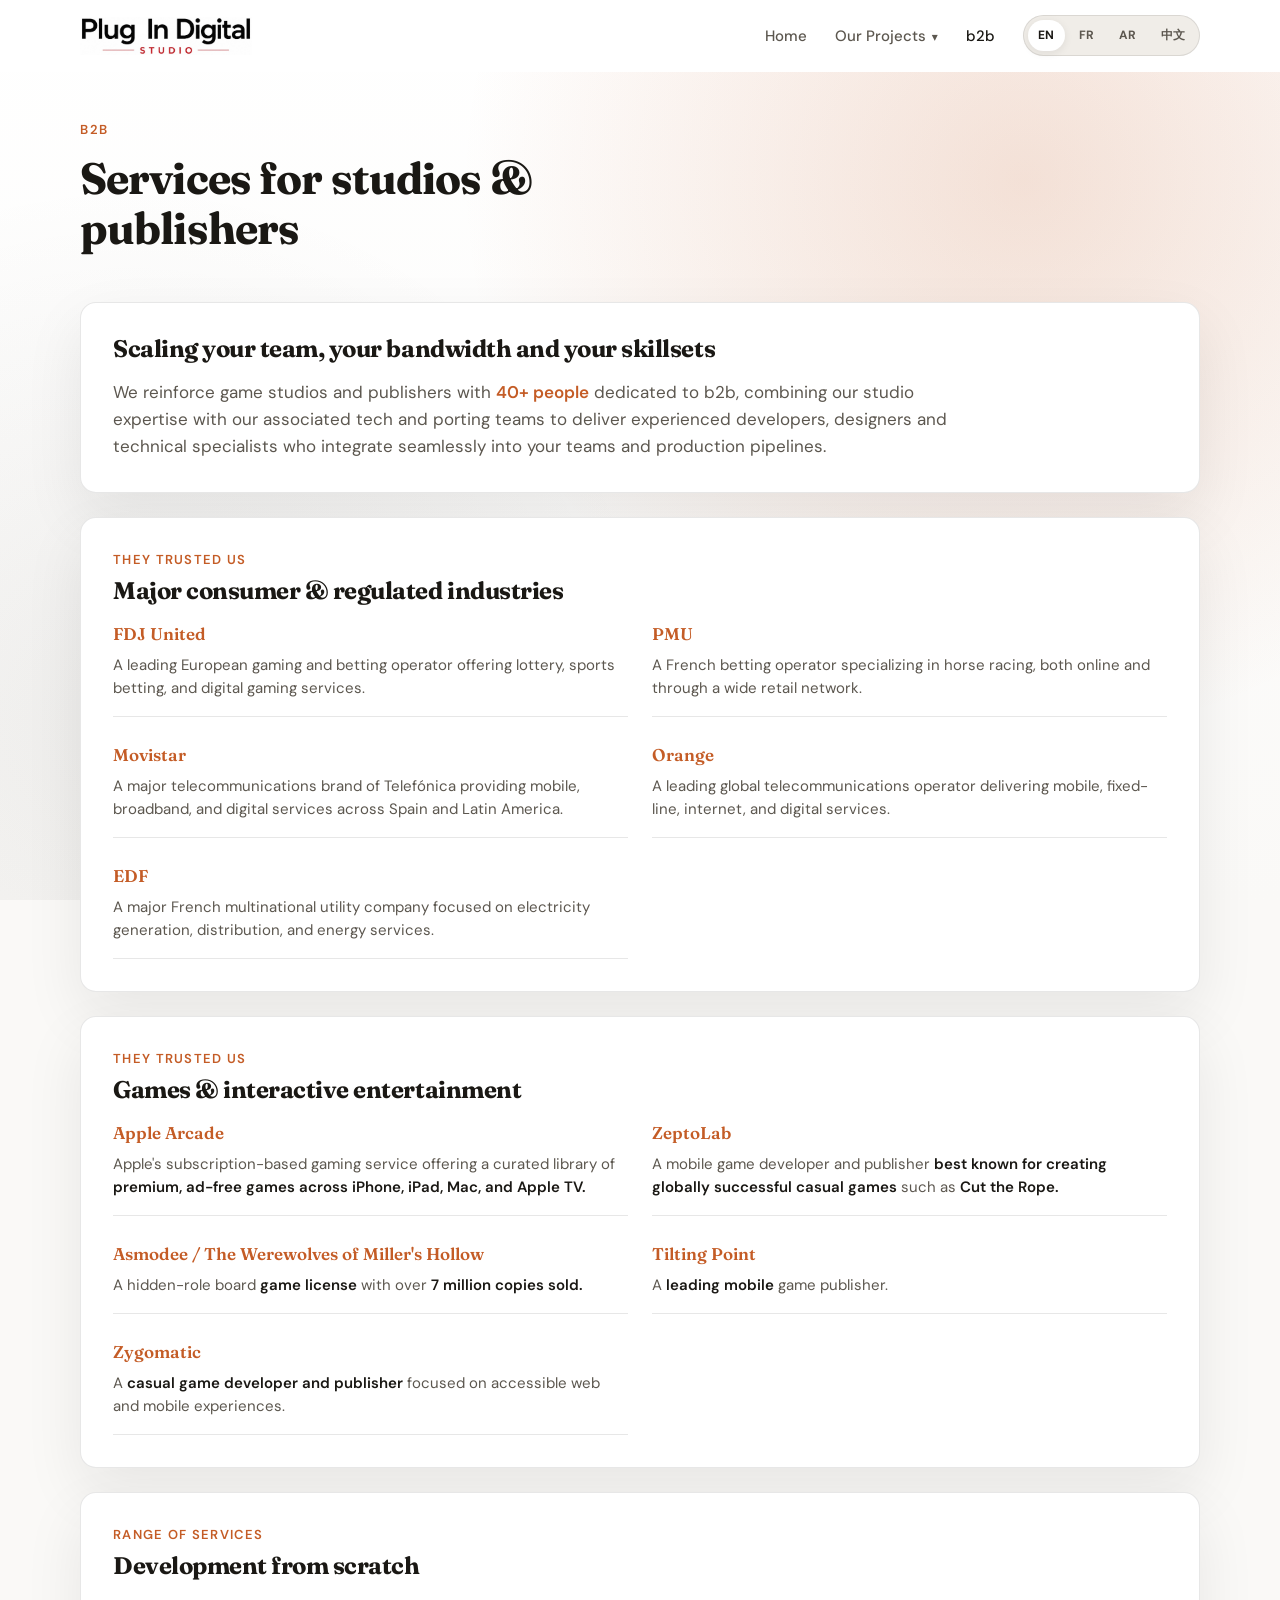
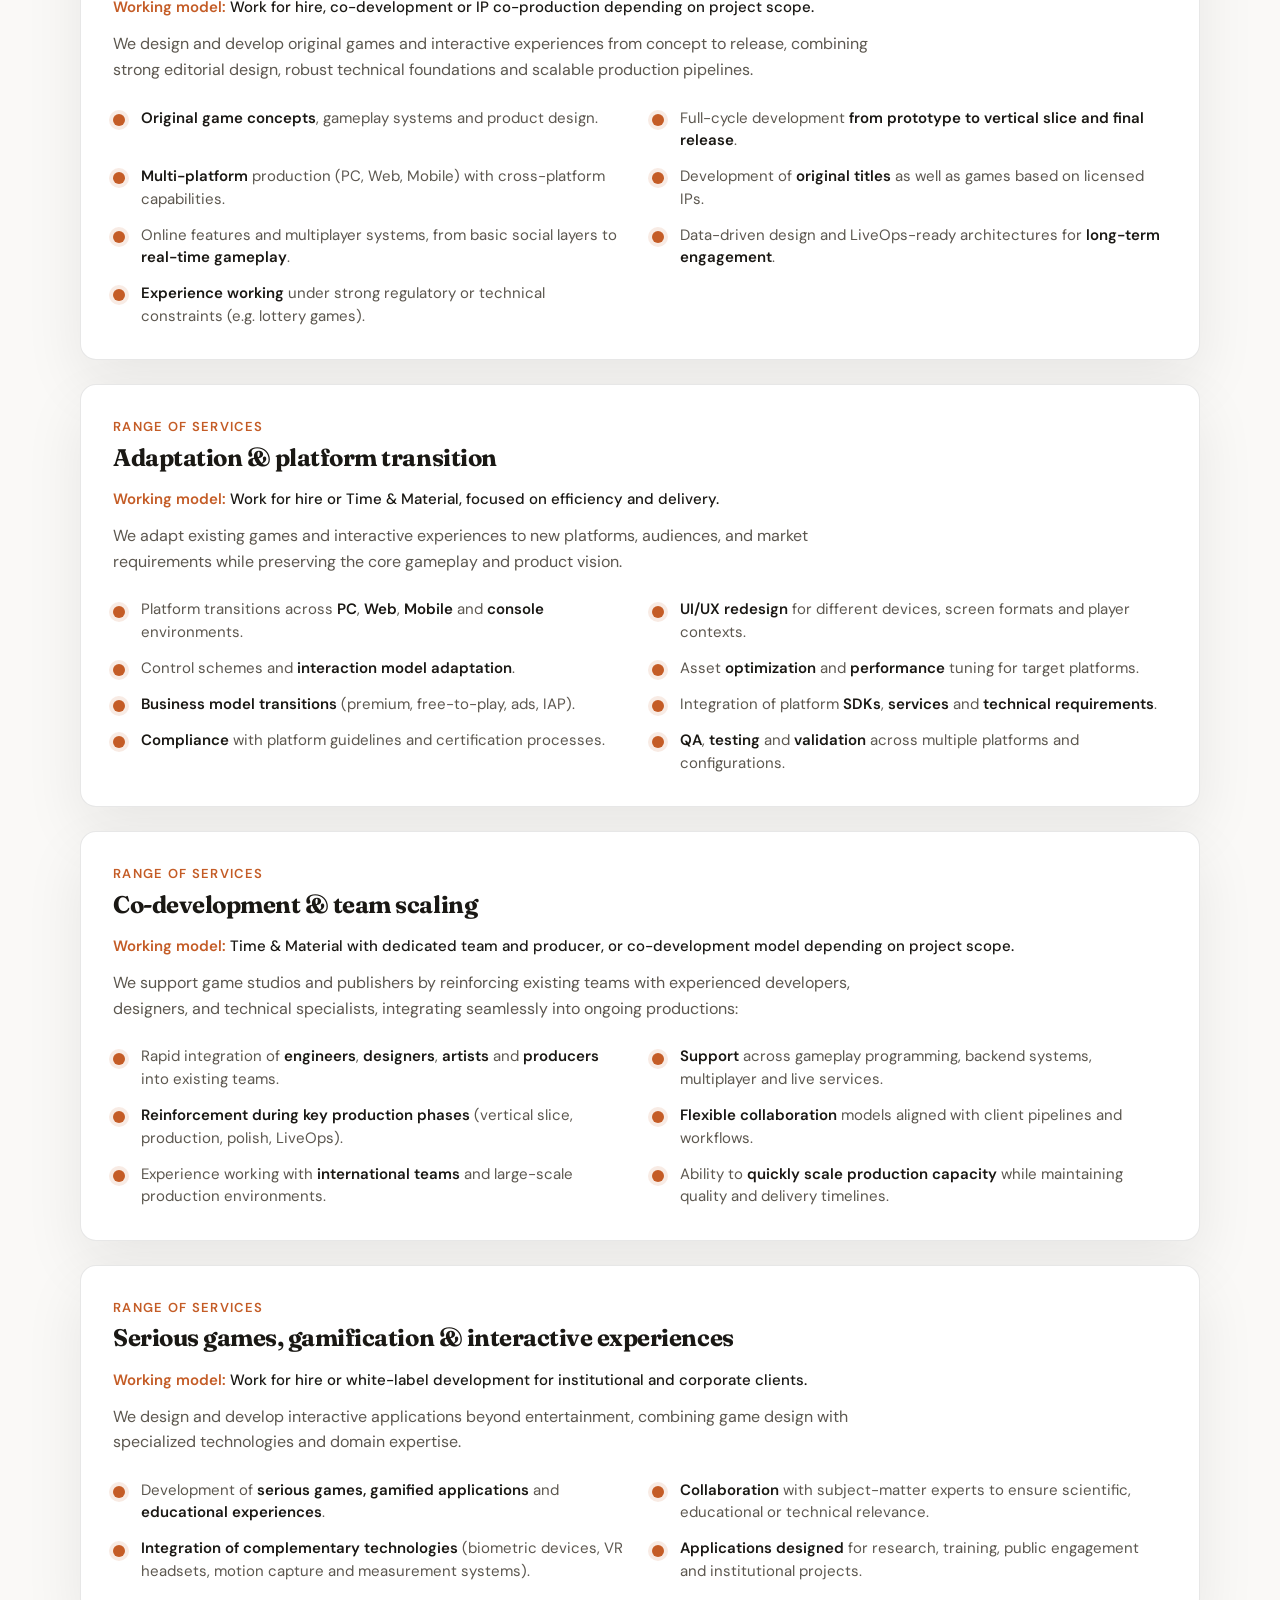
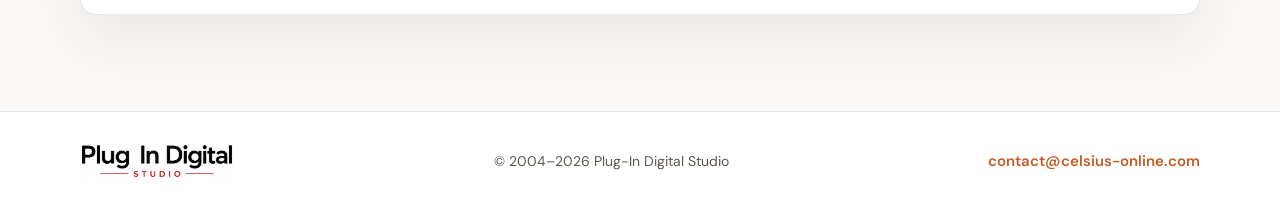
<file: b2b.html>
<!DOCTYPE html>
<html lang="en">
<head>
  <meta charset="UTF-8">
  <meta name="viewport" content="width=device-width, initial-scale=1.0">
  <meta name="description" content="Plug-In Digital Studio b2b — Services for studios and publishers.">
  <title>b2b — Plug-In Digital Studio</title>
  <link rel="preconnect" href="https://fonts.googleapis.com">
  <link rel="preconnect" href="https://fonts.gstatic.com" crossorigin>
  <link href="https://fonts.googleapis.com/css2?family=DM+Sans:ital,opsz,wght@0,9..40,400;0,9..40,500;0,9..40,600;0,9..40,700;1,9..40,400&family=Fraunces:opsz,wght@9..144,600;9..144,700&family=Noto+Sans+Arabic:wght@400;500;600;700&family=Noto+Sans+SC:wght@400;500;600;700&display=swap" rel="stylesheet">
  <link rel="stylesheet" href="styles.css">
</head>
<body class="page-b2b">
  <header class="header">
    <nav class="nav container">
      <a class="logo logo-img logo-img-b2b" href="index.html" aria-label="Plug-In Digital Studio">
        <img src="img/plug-in-digital-studio-logo.png" alt="Plug-In Digital Studio" />
      </a>
      <button class="nav-toggle" aria-label="Menu" aria-expanded="false">
        <span></span>
        <span></span>
        <span></span>
      </button>
      <ul class="nav-links">
        <li><a href="index.html" data-i18n="nav.home">Home</a></li>
        <li class="nav-dropdown">
          <button class="nav-dropdown-toggle" type="button" aria-expanded="false" data-i18n="nav.projects">
            Our Projects
          </button>
          <ul class="nav-dropdown-menu">
            <li><a href="index.html#project-rk" data-i18n="projects.rk.title">Renaissance Kingdoms</a></li>
            <li><a href="index.html#project-mutants" data-i18n="projects.mutants.title">Mutants: Genetic Gladiators</a></li>
            <li><a href="index.html#project-werewolves" data-i18n="projects.werewolves.title">The Werewolves of Millers Hollow Online</a></li>
            <li><a href="index.html#project-masterchef" data-i18n="projects.masterchef.title">MasterChef: Let's Cook!</a></li>
            <li><a href="index.html#project-coming-soon" data-i18n="projects.coming.nav">Coming soon</a></li>
          </ul>
        </li>
        <li><a href="b2b.html" class="nav-current" aria-current="page">b2b</a></li>
        <li class="lang-switch" aria-label="Language">
          <button type="button" class="lang-btn" data-lang="en" aria-pressed="true">EN</button>
          <button type="button" class="lang-btn" data-lang="fr" aria-pressed="false">FR</button>
          <button type="button" class="lang-btn" data-lang="ar" aria-pressed="false">AR</button>
          <button type="button" class="lang-btn" data-lang="zh" aria-pressed="false">中文</button>
        </li>
      </ul>
    </nav>
  </header>

  <main>
    <section class="section page-b2b-main" id="b2b">
      <div class="container">
        <div class="section-header">
          <p class="eyebrow">b2b</p>
          <h2 data-i18n="b2b.heading">Services for studios &amp; publishers</h2>
        </div>

        <div class="b2b-list">
          <article class="b2b-card b2b-card-lead reveal">
            <h3 data-i18n="b2b.lead.title">Scaling your team, your bandwidth and your skillsets</h3>
            <p class="b2b-intro" data-i18n-html="b2b.lead.text">
              We reinforce game studios and publishers with <span class="text-accent">40+ people</span> dedicated to b2b,
              combining our studio expertise with our associated tech and porting teams to deliver experienced developers,
              designers and technical specialists who integrate seamlessly into your teams and production pipelines.
            </p>
          </article>

          <article class="b2b-card reveal">
            <p class="b2b-ref-label" data-i18n="b2b.refs.label">They trusted us</p>
            <h3 data-i18n="b2b.refs.industry.title">Major consumer &amp; regulated industries</h3>
            <ul class="b2b-refs">
              <li>
                <span class="b2b-ref-name">FDJ United</span>
                <p data-i18n="b2b.refs.industry.fdj">A leading European gaming and betting operator offering lottery, sports betting, and digital gaming services.</p>
              </li>
              <li>
                <span class="b2b-ref-name">PMU</span>
                <p data-i18n="b2b.refs.industry.pmu">A French betting operator specializing in horse racing, both online and through a wide retail network.</p>
              </li>
              <li>
                <span class="b2b-ref-name">Movistar</span>
                <p data-i18n="b2b.refs.industry.movistar">A major telecommunications brand of Telefónica providing mobile, broadband, and digital services across Spain and Latin America.</p>
              </li>
              <li>
                <span class="b2b-ref-name">Orange</span>
                <p data-i18n="b2b.refs.industry.orange">A leading global telecommunications operator delivering mobile, fixed-line, internet, and digital services.</p>
              </li>
              <li>
                <span class="b2b-ref-name">EDF</span>
                <p data-i18n="b2b.refs.industry.edf">A major French multinational utility company focused on electricity generation, distribution, and energy services.</p>
              </li>
            </ul>
          </article>

          <article class="b2b-card reveal">
            <p class="b2b-ref-label" data-i18n="b2b.refs.label">They trusted us</p>
            <h3 data-i18n="b2b.refs.games.title">Games &amp; interactive entertainment</h3>
            <ul class="b2b-refs">
              <li>
                <span class="b2b-ref-name">Apple Arcade</span>
                <p data-i18n-html="b2b.refs.games.arcade"></p>
              </li>
              <li>
                <span class="b2b-ref-name">ZeptoLab</span>
                <p data-i18n-html="b2b.refs.games.zeptolab"></p>
              </li>
              <li>
                <span class="b2b-ref-name">Asmodee / The Werewolves of Miller's Hollow</span>
                <p data-i18n-html="b2b.refs.games.asmodee"></p>
              </li>
              <li>
                <span class="b2b-ref-name">Tilting Point</span>
                <p data-i18n-html="b2b.refs.games.tilting"></p>
              </li>
              <li>
                <span class="b2b-ref-name">Zygomatic</span>
                <p data-i18n-html="b2b.refs.games.zygomatic"></p>
              </li>
            </ul>
          </article>

          <article class="b2b-card reveal">
            <p class="b2b-ref-label" data-i18n="b2b.services.label">Range of services</p>
            <h3 data-i18n="b2b.block1.title">Development from scratch</h3>
            <p class="b2b-model" data-i18n-html="b2b.block1.model"></p>
            <p class="b2b-intro" data-i18n="b2b.block1.intro"></p>
            <ul class="b2b-points">
              <li data-i18n-html="b2b.block1.p1"></li>
              <li data-i18n-html="b2b.block1.p2"></li>
              <li data-i18n-html="b2b.block1.p3"></li>
              <li data-i18n-html="b2b.block1.p4"></li>
              <li data-i18n-html="b2b.block1.p5"></li>
              <li data-i18n-html="b2b.block1.p6"></li>
              <li data-i18n-html="b2b.block1.p7"></li>
            </ul>
          </article>

          <article class="b2b-card reveal">
            <p class="b2b-ref-label" data-i18n="b2b.services.label">Range of services</p>
            <h3 data-i18n="b2b.block2.title">Adaptation &amp; platform transition</h3>
            <p class="b2b-model" data-i18n-html="b2b.block2.model"></p>
            <p class="b2b-intro" data-i18n="b2b.block2.intro"></p>
            <ul class="b2b-points">
              <li data-i18n-html="b2b.block2.p1"></li>
              <li data-i18n-html="b2b.block2.p2"></li>
              <li data-i18n-html="b2b.block2.p3"></li>
              <li data-i18n-html="b2b.block2.p4"></li>
              <li data-i18n-html="b2b.block2.p5"></li>
              <li data-i18n-html="b2b.block2.p6"></li>
              <li data-i18n-html="b2b.block2.p7"></li>
              <li data-i18n-html="b2b.block2.p8"></li>
            </ul>
          </article>

          <article class="b2b-card reveal">
            <p class="b2b-ref-label" data-i18n="b2b.services.label">Range of services</p>
            <h3 data-i18n="b2b.block3.title">Co-development &amp; team scaling</h3>
            <p class="b2b-model" data-i18n-html="b2b.block3.model"></p>
            <p class="b2b-intro" data-i18n="b2b.block3.intro"></p>
            <ul class="b2b-points">
              <li data-i18n-html="b2b.block3.p1"></li>
              <li data-i18n-html="b2b.block3.p2"></li>
              <li data-i18n-html="b2b.block3.p3"></li>
              <li data-i18n-html="b2b.block3.p4"></li>
              <li data-i18n-html="b2b.block3.p5"></li>
              <li data-i18n-html="b2b.block3.p6"></li>
            </ul>
          </article>

          <article class="b2b-card reveal">
            <p class="b2b-ref-label" data-i18n="b2b.services.label">Range of services</p>
            <h3 data-i18n="b2b.block4.title">Serious games, gamification &amp; interactive experiences</h3>
            <p class="b2b-model" data-i18n-html="b2b.block4.model"></p>
            <p class="b2b-intro" data-i18n="b2b.block4.intro"></p>
            <ul class="b2b-points">
              <li data-i18n-html="b2b.block4.p1"></li>
              <li data-i18n-html="b2b.block4.p2"></li>
              <li data-i18n-html="b2b.block4.p3"></li>
              <li data-i18n-html="b2b.block4.p4"></li>
            </ul>
          </article>
        </div>
      </div>
    </section>
  </main>

  <footer class="footer">
    <div class="container footer-inner">
      <a class="logo logo-img logo-img-b2b logo-img-footer" href="index.html" aria-label="Plug-In Digital Studio">
        <img src="img/plug-in-digital-studio-logo.png" alt="Plug-In Digital Studio" />
      </a>
      <p class="footer-copy">&copy; 2004–2026 Plug-In Digital Studio</p>
      <a class="footer-email" href="mailto:contact@celsius-online.com">contact@celsius-online.com</a>
    </div>
  </footer>

  <script src="locales-ar-zh.js"></script>
  <script src="script.js"></script>
</body>
</html>
</file>
<file: styles.css>
:root {
  --bg: #faf9f7;
  --bg-alt: #f0ede8;
  --surface: #ffffff;
  --text: #1a1814;
  --text-muted: #5c574f;
  --accent: #4a7c59;
  --accent-dark: #355a40;
  --accent-soft: rgba(74, 124, 89, 0.12);
  --border: rgba(26, 24, 20, 0.1);
  --shadow: 0 24px 60px rgba(26, 24, 20, 0.08);
  --radius: 16px;
  --font-sans: "DM Sans", system-ui, sans-serif;
  --font-display: "Fraunces", Georgia, serif;
  --container: min(1120px, calc(100% - 2.5rem));
  --header-h: 72px;
}

*,
*::before,
*::after {
  box-sizing: border-box;
}

html {
  scroll-behavior: smooth;
}

body {
  margin: 0;
  font-family: var(--font-sans);
  font-size: 1rem;
  line-height: 1.6;
  color: var(--text);
  background: var(--bg);
}

img {
  max-width: 100%;
  display: block;
}

a {
  color: inherit;
  text-decoration: none;
}

ul,
ol {
  list-style: none;
  margin: 0;
  padding: 0;
}

button {
  font: inherit;
}

.container {
  width: var(--container);
  margin-inline: auto;
}

.eyebrow {
  margin: 0 0 0.75rem;
  font-size: 0.8125rem;
  font-weight: 600;
  letter-spacing: 0.12em;
  text-transform: uppercase;
  color: var(--accent);
}

h1, h2, h3 {
  font-family: var(--font-display);
  line-height: 1.15;
  letter-spacing: -0.02em;
}

h1 {
  margin: 0;
  font-size: clamp(2.5rem, 6vw, 4.25rem);
  max-width: 16ch;
}

h2 {
  margin: 0;
  font-size: clamp(1.875rem, 4vw, 2.75rem);
  max-width: 20ch;
}

h3 {
  margin: 0 0 0.75rem;
  font-size: clamp(1.375rem, 3vw, 1.75rem);
}

p {
  margin: 0;
}

.section {
  padding: 6rem 0;
}

.section-alt {
  background: var(--bg-alt);
}

.section-header {
  margin-bottom: 3rem;
}

.section-lead {
  margin-top: 1rem;
  max-width: 58ch;
  color: var(--text-muted);
  font-size: 1.0625rem;
}

.btn {
  display: inline-flex;
  align-items: center;
  justify-content: center;
  gap: 0.5rem;
  padding: 0.875rem 1.5rem;
  border-radius: 999px;
  font-weight: 600;
  font-size: 0.9375rem;
  border: 1px solid transparent;
  cursor: pointer;
  transition: transform 0.2s ease, background 0.2s ease, border-color 0.2s ease, color 0.2s ease;
}

.btn:hover {
  transform: translateY(-2px);
}

.btn-primary {
  background: var(--accent);
  color: #fff;
}

.btn-primary:hover {
  background: var(--accent-dark);
}

.btn-ghost {
  background: transparent;
  border-color: var(--border);
  color: var(--text);
}

.btn-ghost:hover {
  border-color: var(--text);
}

.header {
  position: fixed;
  inset: 0 0 auto;
  z-index: 100;
  height: var(--header-h);
  background: #ffffff;
  border-bottom: 1px solid transparent;
  transition: border-color 0.2s ease, box-shadow 0.2s ease;
}

.header.scrolled {
  border-color: var(--border);
  box-shadow: 0 8px 30px rgba(26, 24, 20, 0.04);
}

.nav {
  display: flex;
  align-items: center;
  justify-content: space-between;
  height: 100%;
}

.logo {
  font-family: var(--font-display);
  font-size: 1.375rem;
  font-weight: 700;
  display: inline-flex;
  align-items: center;
}

.logo span {
  color: var(--accent);
}

.text-accent {
  color: var(--accent);
  font-weight: 600;
}

.logo-b2b {
  font-size: 1.125rem;
  line-height: 1.25;
}

.logo-img img {
  display: block;
  height: 56px;
  width: auto;
}

.logo-img-footer img {
  height: 50px;
}

.logo-img-b2b img {
  height: 38px;
}

.logo-img-b2b.logo-img-footer img {
  height: 34px;
}

@media (max-width: 720px) {
  .logo-img img {
    height: 40px;
  }
  .logo-img-footer img {
    height: 36px;
  }
  .logo-img-b2b img {
    height: 29px;
  }
  .logo-img-b2b.logo-img-footer img {
    height: 27px;
  }
}

.nav-links {
  display: flex;
  align-items: center;
  gap: 1.75rem;
}

.nav-links > li > a,
.nav-dropdown-toggle {
  font-size: 0.9375rem;
  font-weight: 500;
  color: var(--text-muted);
  background: none;
  border: none;
  cursor: pointer;
  padding: 0;
  transition: color 0.2s ease;
}

.nav-links > li > a:hover,
.nav-dropdown-toggle:hover {
  color: var(--text);
}

.nav-dropdown {
  position: relative;
}

.nav-dropdown-toggle::after {
  content: "▾";
  margin-left: 0.35rem;
  font-size: 0.75rem;
}

.nav-dropdown-menu {
  position: absolute;
  top: 100%;
  left: 50%;
  transform: translateX(-50%);
  min-width: 280px;
  padding: 0.75rem 0.5rem 0.5rem;
  background: transparent;
  border: none;
  border-radius: 0;
  box-shadow: none;
  opacity: 0;
  pointer-events: none;
  transition: opacity 0.2s ease;
}

.nav-dropdown-menu::before {
  content: "";
  position: absolute;
  top: 0;
  left: 0;
  right: 0;
  height: 0.75rem;
}

.nav-dropdown-menu li {
  background: var(--surface);
  border: 1px solid var(--border);
  border-radius: 12px;
  box-shadow: var(--shadow);
  overflow: hidden;
}

.nav-dropdown.open .nav-dropdown-menu,
.nav-dropdown.is-hover .nav-dropdown-menu {
  opacity: 1;
  pointer-events: auto;
}

.nav-dropdown-menu a {
  display: block;
  padding: 0.75rem 1rem;
  border-radius: 8px;
  font-size: 0.875rem;
  color: var(--text-muted);
  transition: background 0.2s ease, color 0.2s ease;
}

.nav-dropdown-menu a:hover {
  background: var(--accent-soft);
  color: var(--text);
}

.lang-switch {
  display: flex;
  gap: 0.25rem;
  padding: 0.25rem;
  background: var(--bg-alt);
  border-radius: 999px;
  border: 1px solid var(--border);
}

.lang-btn {
  padding: 0.35rem 0.65rem;
  border: none;
  border-radius: 999px;
  background: transparent;
  color: var(--text-muted);
  font-size: 0.75rem;
  font-weight: 700;
  cursor: pointer;
  transition: background 0.2s ease, color 0.2s ease;
}

.lang-btn.active {
  background: var(--surface);
  color: var(--text);
  box-shadow: 0 2px 8px rgba(26, 24, 20, 0.08);
}

.nav-toggle {
  display: none;
  flex-direction: column;
  gap: 5px;
  padding: 0.5rem;
  background: none;
  border: none;
  cursor: pointer;
}

.nav-toggle span {
  display: block;
  width: 22px;
  height: 2px;
  background: var(--text);
  border-radius: 2px;
  transition: transform 0.2s ease, opacity 0.2s ease;
}

.hero {
  position: relative;
  min-height: 100vh;
  display: flex;
  align-items: center;
  padding-top: var(--header-h);
  overflow: hidden;
}

.hero-bg {
  position: absolute;
  inset: 0;
  background:
    radial-gradient(circle at 80% 20%, rgba(74, 124, 89, 0.18), transparent 45%),
    radial-gradient(circle at 10% 80%, rgba(26, 24, 20, 0.06), transparent 40%),
    linear-gradient(180deg, #fff 0%, var(--bg) 100%);
  pointer-events: none;
}

.hero-content {
  position: relative;
  padding: 4rem 0 5rem;
}

.hero-slides {
  position: relative;
  min-height: clamp(6rem, 18vw, 9rem);
  margin-bottom: 1.25rem;
}

.hero-slide {
  position: absolute;
  inset: 0;
  opacity: 0;
  transform: translateY(12px);
  transition: opacity 0.6s ease, transform 0.6s ease;
}

.hero-slide.active {
  opacity: 1;
  transform: translateY(0);
}

.hero-text {
  max-width: 58ch;
  margin-bottom: 2rem;
  font-size: 1.0625rem;
  color: var(--text-muted);
}

.hero-actions {
  display: flex;
  flex-wrap: wrap;
  gap: 1rem;
  margin-bottom: 4rem;
}

.hero-stats {
  display: grid;
  grid-template-columns: repeat(3, minmax(0, 1fr));
  gap: 1.5rem;
  max-width: 720px;
  padding-top: 2rem;
  border-top: 1px solid var(--border);
}

.stat strong {
  display: block;
  font-family: var(--font-display);
  font-size: 2rem;
  line-height: 1;
  margin-bottom: 0.35rem;
}

.stat span {
  font-size: 0.875rem;
  color: var(--text-muted);
}

.project-list {
  display: grid;
  gap: 0;
}

.project-card {
  padding: 4rem 0;
  border-top: 1px solid var(--border);
}

.project-card-alt {
  background: var(--bg-alt);
}

.project-visual {
  position: relative;
  min-height: 320px;
  margin-bottom: 2rem;
  background-size: cover;
  background-position: center;
  display: flex;
  align-items: center;
  justify-content: center;
}

.project-visual::after {
  content: "";
  position: absolute;
  inset: 0;
  background: linear-gradient(180deg, rgba(26, 24, 20, 0.15), rgba(26, 24, 20, 0.55));
}

.project-logo {
  position: relative;
  z-index: 1;
  max-height: 120px;
  width: auto;
  filter: drop-shadow(0 8px 24px rgba(0, 0, 0, 0.35));
}

.project-visual-cover {
  background-size: cover;
  background-position: center center;
}

.project-visual-cover::after {
  background: linear-gradient(180deg, rgba(26, 24, 20, 0.05), rgba(26, 24, 20, 0.35));
}

.project-visual-soon {
  background-image: url("img/project-coming-soon.png");
  background-size: cover;
  background-position: center top;
}

.soon-badge {
  position: relative;
  z-index: 1;
  padding: 0.5rem 1rem;
  border-radius: 999px;
  background: rgba(255, 255, 255, 0.12);
  border: 1px solid rgba(255, 255, 255, 0.2);
  color: #fff;
  font-size: 0.8125rem;
  font-weight: 700;
  letter-spacing: 0.08em;
  text-transform: uppercase;
}

.project-body {
  max-width: 720px;
}

.project-tag {
  margin-bottom: 0.75rem;
  font-size: 0.8125rem;
  font-weight: 600;
  letter-spacing: 0.06em;
  text-transform: uppercase;
  color: var(--accent);
}

.project-body p {
  margin-bottom: 1.5rem;
  color: var(--text-muted);
}

.project-stats {
  margin-bottom: 1.5rem !important;
  padding: 1rem 1.25rem;
  border-left: 3px solid var(--accent);
  background: var(--accent-soft);
  font-weight: 600;
  font-size: 0.9375rem;
  color: var(--text) !important;
}

.project-body > .project-stats:last-child {
  margin-bottom: 0 !important;
}

body.page-b2b {
  --accent: #c45c26;
  --accent-dark: #9a4518;
  --accent-soft: rgba(196, 92, 38, 0.12);
}

.page-b2b-main {
  padding-top: calc(var(--header-h) + 3rem);
  position: relative;
}

.page-b2b-main::before {
  content: "";
  position: absolute;
  top: 0;
  left: 0;
  right: 0;
  height: 100vh;
  background:
    radial-gradient(circle at 80% 20%, rgba(196, 92, 38, 0.18), transparent 45%),
    radial-gradient(circle at 10% 80%, rgba(26, 24, 20, 0.06), transparent 40%),
    linear-gradient(180deg, #fff 0%, var(--bg) 100%);
  pointer-events: none;
  z-index: 0;
}

.page-b2b-main > .container {
  position: relative;
  z-index: 1;
}

.nav-current {
  color: var(--text) !important;
  font-weight: 600;
}

.coming-hook {
  font-size: 1.25rem;
  font-weight: 600;
  color: var(--text) !important;
  font-family: var(--font-display);
}

.project-coming-soon {
  background: var(--surface);
}

.timeline {
  position: relative;
  display: grid;
  gap: 0;
  max-width: 760px;
}

.timeline::before {
  content: "";
  position: absolute;
  left: 4.5rem;
  top: 0.75rem;
  bottom: 0.75rem;
  width: 2px;
  background: var(--border);
}

.timeline-item {
  display: grid;
  grid-template-columns: 5rem 1fr;
  gap: 1.5rem;
  padding: 1.25rem 0;
}

.timeline-item time {
  font-family: var(--font-display);
  font-size: 1.125rem;
  font-weight: 700;
  color: var(--accent);
  text-align: right;
  padding-top: 0.1rem;
}

.timeline-item p {
  position: relative;
  padding-left: 1.5rem;
  color: var(--text-muted);
}

.timeline-item p a {
  color: var(--accent);
  font-weight: 600;
  transition: color 0.2s ease;
}

.timeline-item p a:hover {
  color: var(--accent-dark);
}

.timeline-item p::before {
  content: "";
  position: absolute;
  left: -0.45rem;
  top: 0.55rem;
  width: 0.65rem;
  height: 0.65rem;
  border-radius: 50%;
  background: var(--accent);
  box-shadow: 0 0 0 4px var(--accent-soft);
}

.b2b-card-lead .b2b-intro {
  margin-bottom: 0;
  font-size: 1.0625rem;
}

.b2b-refs {
  display: grid;
  grid-template-columns: repeat(2, minmax(0, 1fr));
  gap: 1.5rem;
  list-style: none;
  margin: 0;
  padding: 0;
}

.b2b-refs li {
  padding-bottom: 1rem;
  border-bottom: 1px solid var(--border);
}

.b2b-ref-name {
  display: block;
  margin-bottom: 0.4rem;
  font-family: var(--font-display);
  font-size: 1.0625rem;
  font-weight: 600;
  color: var(--accent);
}

.b2b-refs p {
  margin: 0;
  font-size: 0.9375rem;
  line-height: 1.55;
  color: var(--text-muted);
}

.b2b-refs strong {
  color: var(--text);
  font-weight: 600;
}

@media (max-width: 720px) {
  .b2b-refs {
    grid-template-columns: 1fr;
  }
}

.b2b-list {
  display: grid;
  gap: 1.5rem;
}

.b2b-card {
  background: var(--surface);
  border: 1px solid var(--border);
  border-radius: var(--radius);
  padding: 2rem;
  box-shadow: var(--shadow);
  transition: transform 0.25s ease, border-color 0.25s ease;
}

.b2b-card:hover {
  transform: translateY(-4px);
  border-color: rgba(196, 92, 38, 0.25);
}

.b2b-ref-label {
  margin: 0 0 0.35rem;
  font-size: 0.8125rem;
  font-weight: 600;
  letter-spacing: 0.1em;
  text-transform: uppercase;
  color: var(--accent);
}

.b2b-card h3 {
  margin-bottom: 1rem;
  font-size: clamp(1.25rem, 2.5vw, 1.5rem);
}

.b2b-model {
  margin-bottom: 0.75rem;
  font-size: 0.9375rem;
  font-weight: 500;
  color: var(--text);
}

.b2b-model strong {
  color: var(--accent);
  font-weight: 600;
}

.b2b-intro {
  margin-bottom: 1.5rem;
  max-width: 72ch;
  color: var(--text-muted);
}

.b2b-points {
  display: grid;
  grid-template-columns: repeat(2, minmax(0, 1fr));
  gap: 0.85rem 1.5rem;
}

.b2b-points li {
  position: relative;
  padding-left: 1.75rem;
  font-size: 0.9375rem;
  color: var(--text-muted);
  line-height: 1.5;
}

.b2b-points li::before {
  content: "";
  position: absolute;
  left: 0;
  top: 0.45rem;
  width: 0.75rem;
  height: 0.75rem;
  border-radius: 50%;
  background: var(--accent);
  box-shadow: 0 0 0 4px var(--accent-soft);
}

.b2b-points strong {
  color: var(--text);
  font-weight: 600;
}

@media (max-width: 720px) {
  .b2b-points {
    grid-template-columns: 1fr;
  }
}

.footer {
  padding: 2rem 0;
  border-top: 1px solid var(--border);
  background: var(--surface);
}

.footer-inner {
  display: flex;
  flex-wrap: wrap;
  align-items: center;
  justify-content: space-between;
  gap: 1rem;
}

.footer-copy {
  font-size: 0.875rem;
  color: var(--text-muted);
}

.footer-email {
  font-size: 0.9375rem;
  font-weight: 600;
  color: var(--accent);
  transition: color 0.2s ease;
}

.footer-email:hover {
  color: var(--accent-dark);
}

.reveal {
  opacity: 0;
  transform: translateY(24px);
  transition: opacity 0.6s ease, transform 0.6s ease;
}

.reveal.visible {
  opacity: 1;
  transform: translateY(0);
}

@media (max-width: 960px) {
  .hero-stats {
    grid-template-columns: 1fr;
    max-width: none;
  }

  .project-visual {
    min-height: 240px;
  }

  .timeline::before {
    left: 3.5rem;
  }

  .timeline-item {
    grid-template-columns: 4rem 1fr;
    gap: 1rem;
  }
}

@media (max-width: 720px) {
  .nav-toggle {
    display: flex;
  }

  .nav-links {
    position: fixed;
    inset: var(--header-h) 0 auto;
    flex-direction: column;
    align-items: stretch;
    gap: 0;
    padding: 1rem;
    background: rgba(250, 249, 247, 0.98);
    border-bottom: 1px solid var(--border);
    transform: translateY(-120%);
    opacity: 0;
    pointer-events: none;
    transition: transform 0.25s ease, opacity 0.25s ease;
  }

  .nav-links.open {
    transform: translateY(0);
    opacity: 1;
    pointer-events: auto;
  }

  .nav-links > li {
    border-bottom: 1px solid var(--border);
  }

  .nav-links > li > a,
  .nav-dropdown-toggle {
    display: block;
    padding: 1rem 0.5rem;
    width: 100%;
    text-align: left;
  }

  .nav-dropdown-menu {
    position: static;
    transform: none;
    opacity: 1;
    pointer-events: auto;
    box-shadow: none;
    border: none;
    padding: 0 0 0.5rem 1rem;
    min-width: 0;
    display: none;
    background: transparent;
  }

  .nav-dropdown-menu::before {
    display: none;
  }

  .nav-dropdown-menu li {
    background: none;
    border: none;
    box-shadow: none;
    border-radius: 0;
    overflow: visible;
  }

  .nav-dropdown.open .nav-dropdown-menu {
    display: block;
  }

  .lang-switch {
    align-self: flex-start;
    margin: 0.5rem;
  }

  .nav-toggle[aria-expanded="true"] span:nth-child(1) {
    transform: translateY(7px) rotate(45deg);
  }

  .nav-toggle[aria-expanded="true"] span:nth-child(2) {
    opacity: 0;
  }

  .nav-toggle[aria-expanded="true"] span:nth-child(3) {
    transform: translateY(-7px) rotate(-45deg);
  }

  .section {
    padding: 4.5rem 0;
  }

  .footer-inner {
    flex-direction: column;
    text-align: center;
  }
}

@media (hover: none), (pointer: coarse) {
  .nav-dropdown.is-hover .nav-dropdown-menu {
    opacity: 0;
    pointer-events: none;
  }

  .nav-dropdown.open .nav-dropdown-menu {
    opacity: 1;
    pointer-events: auto;
  }
}

html[lang="ar"] body,
html[lang="ar"] h1,
html[lang="ar"] h2,
html[lang="ar"] h3 {
  font-family: "Noto Sans Arabic", "DM Sans", system-ui, sans-serif;
}

html[lang="zh-CN"] body,
html[lang="zh-CN"] h1,
html[lang="zh-CN"] h2,
html[lang="zh-CN"] h3 {
  font-family: "Noto Sans SC", "DM Sans", system-ui, sans-serif;
}

html[dir="rtl"] .header,
html[dir="rtl"] .header .nav,
html[dir="rtl"] .header .nav-links,
html[dir="rtl"] .header .nav-dropdown-menu {
  direction: ltr;
}

html[dir="rtl"] .header .nav-links > li > a,
html[dir="rtl"] .header .nav-dropdown-toggle {
  text-align: left;
}

html[dir="rtl"] .timeline::before {
  left: auto;
  right: 4.5rem;
}

html[dir="rtl"] .timeline-item {
  grid-template-columns: 5rem 1fr;
}

html[dir="rtl"] .timeline-item time {
  text-align: left;
}

html[dir="rtl"] .timeline-item p {
  padding-left: 0;
  padding-right: 1.5rem;
}

html[dir="rtl"] .timeline-item p::before {
  left: auto;
  right: -0.45rem;
}

html[dir="rtl"] .b2b-points li,
html[dir="rtl"] .check-list li {
  padding-left: 0;
  padding-right: 1.75rem;
}

html[dir="rtl"] .b2b-points li::before {
  left: auto;
  right: 0;
}

html[dir="rtl"] .project-stats {
  border-left: none;
  border-right: 3px solid var(--accent);
}

html[dir="rtl"] .lang-btn[data-lang="zh"] {
  font-family: "Noto Sans SC", sans-serif;
}

@media (max-width: 960px) {
  html[dir="rtl"] .timeline::before {
    right: 3.5rem;
  }

  html[dir="rtl"] .timeline-item {
    grid-template-columns: 4rem 1fr;
  }
}

@media (max-width: 720px) {
  html[dir="rtl"] .header .nav-links > li > a,
  html[dir="rtl"] .header .nav-dropdown-toggle {
    text-align: left;
  }

  .lang-switch {
    flex-wrap: wrap;
  }

  .lang-btn {
    padding: 0.3rem 0.5rem;
    font-size: 0.6875rem;
  }
}
</file>
